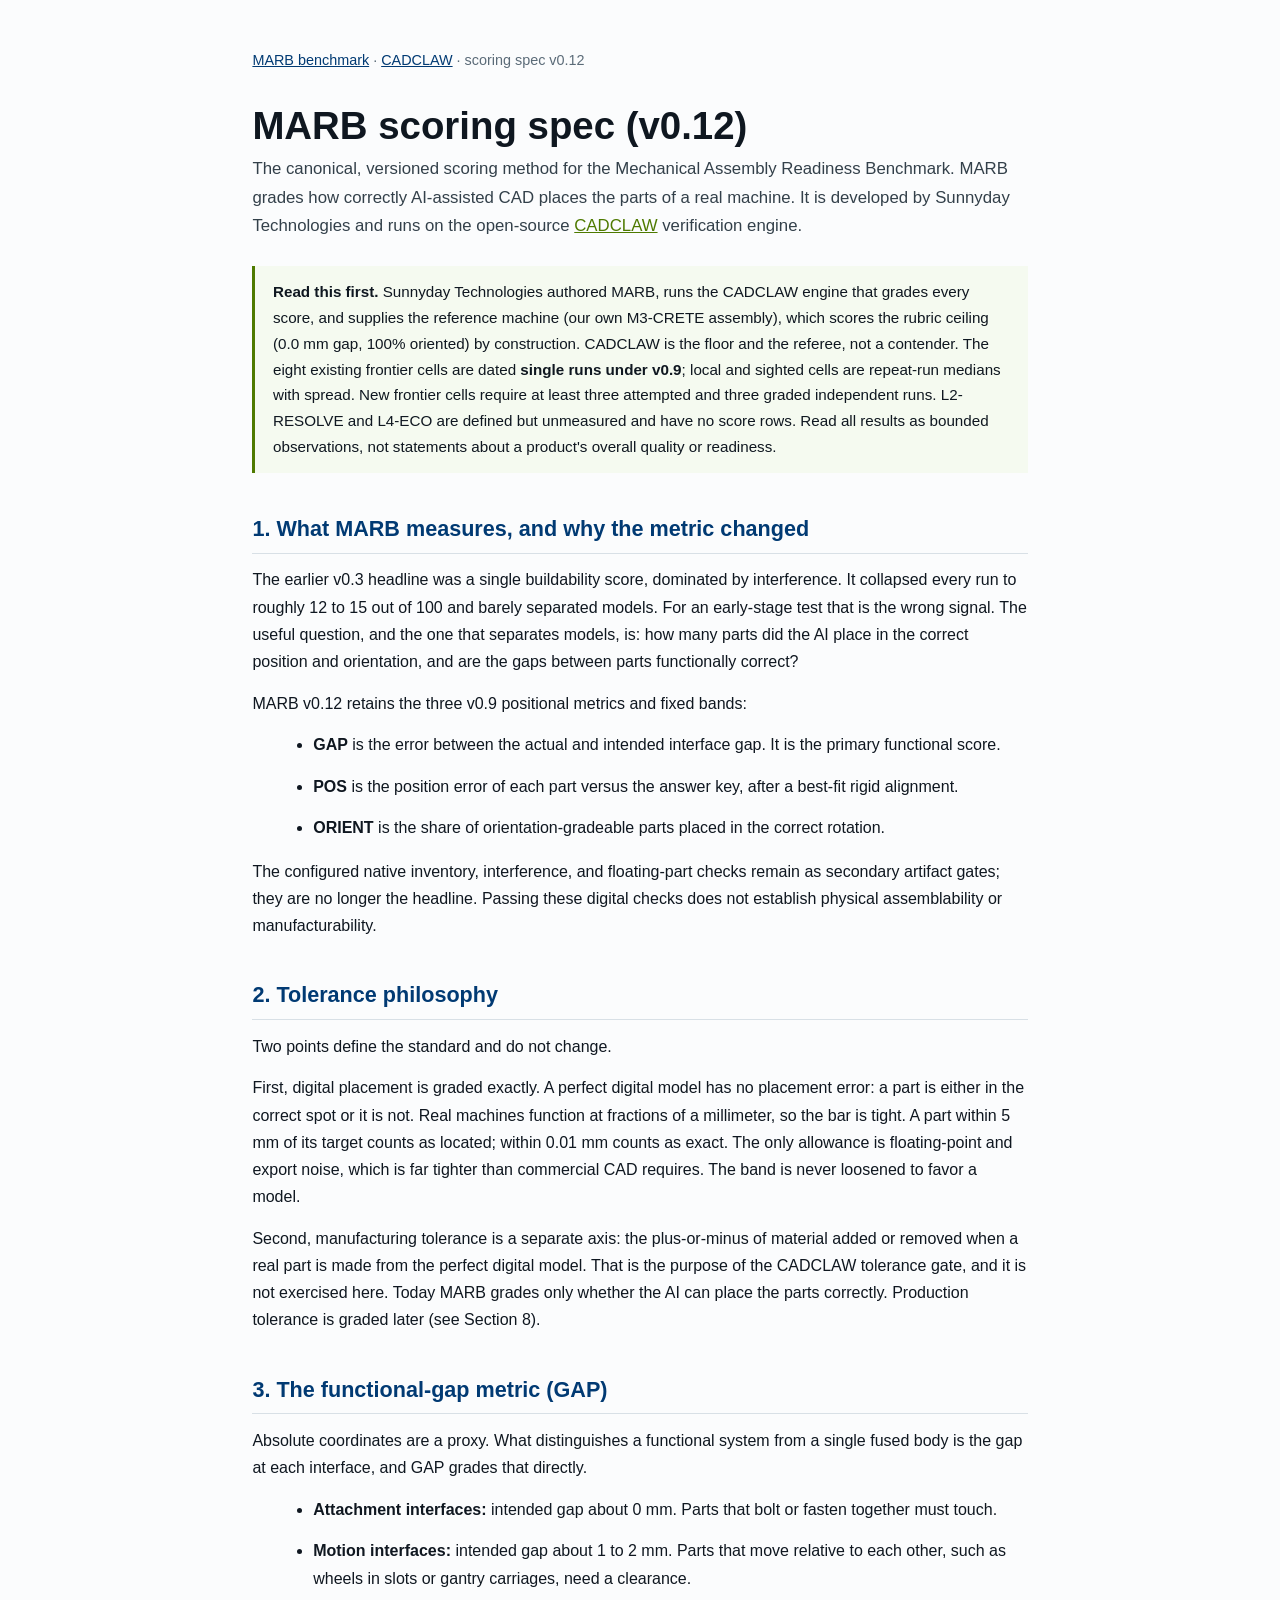
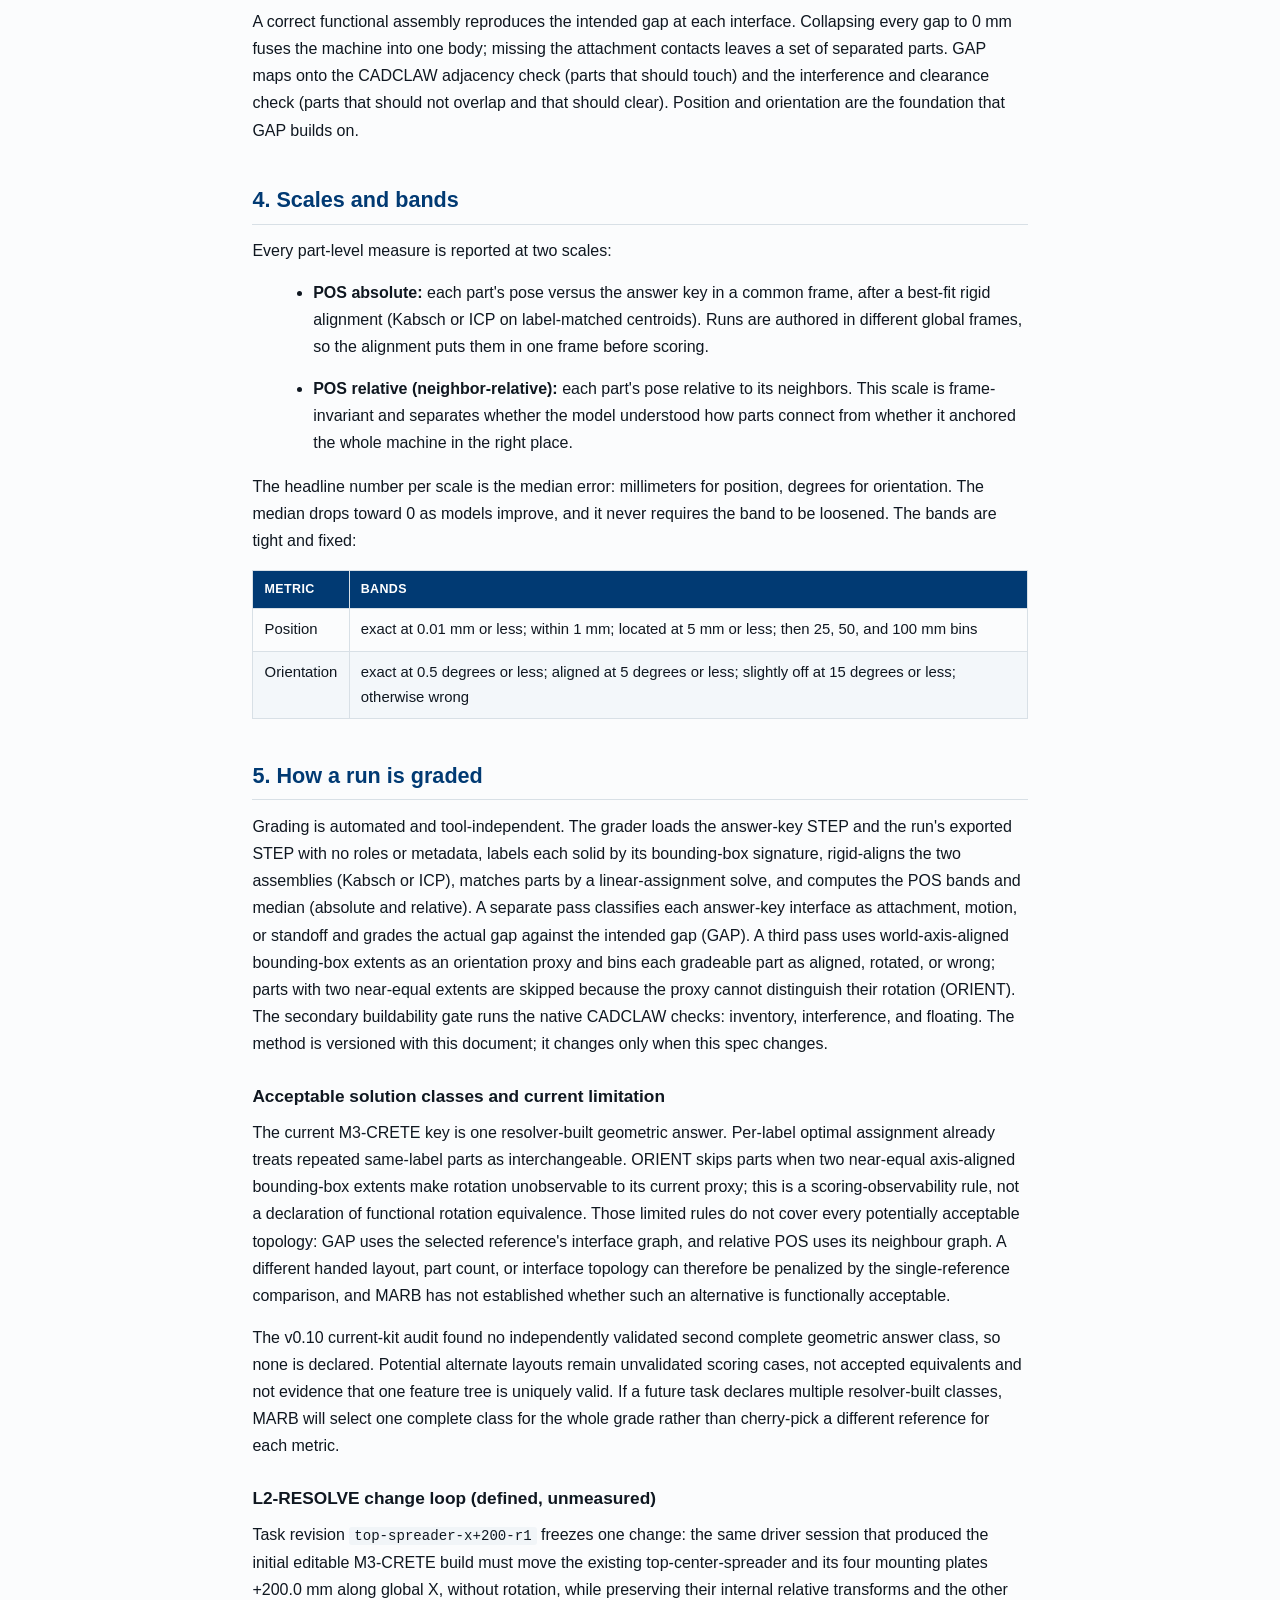
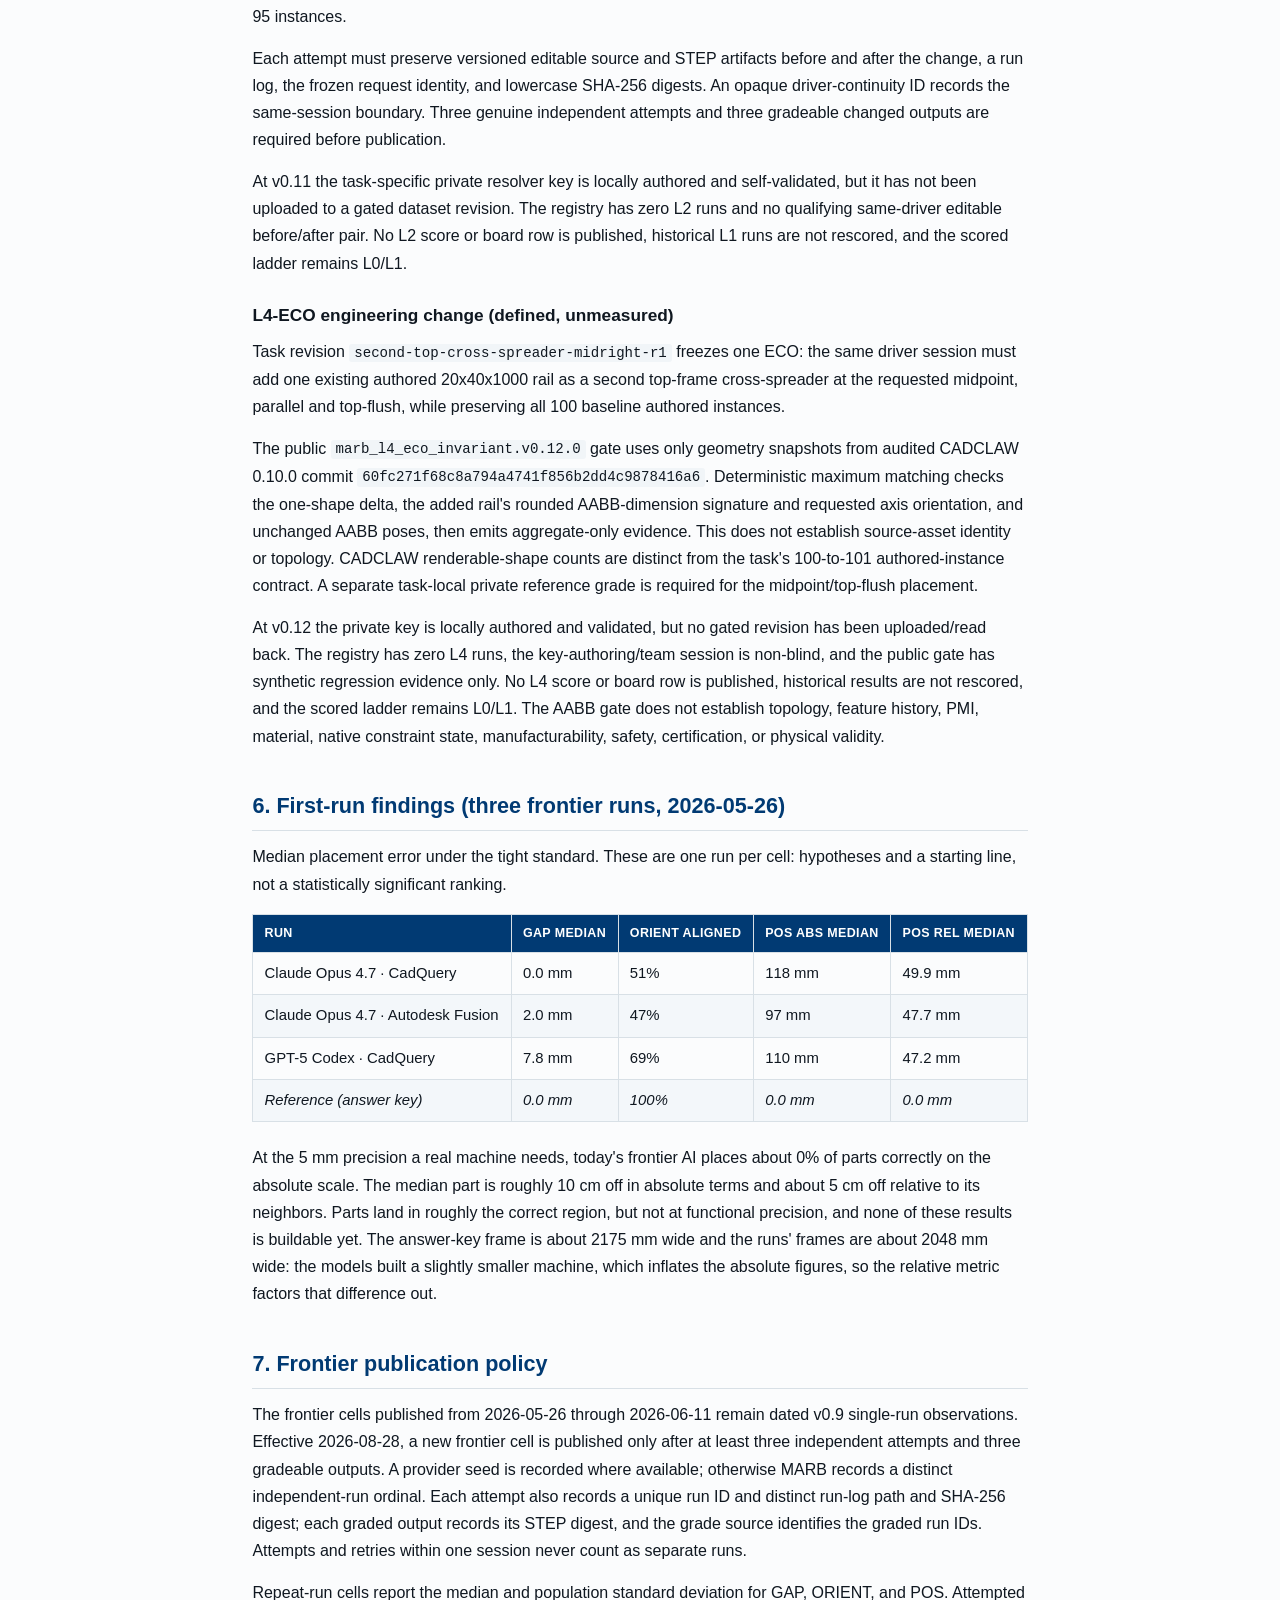
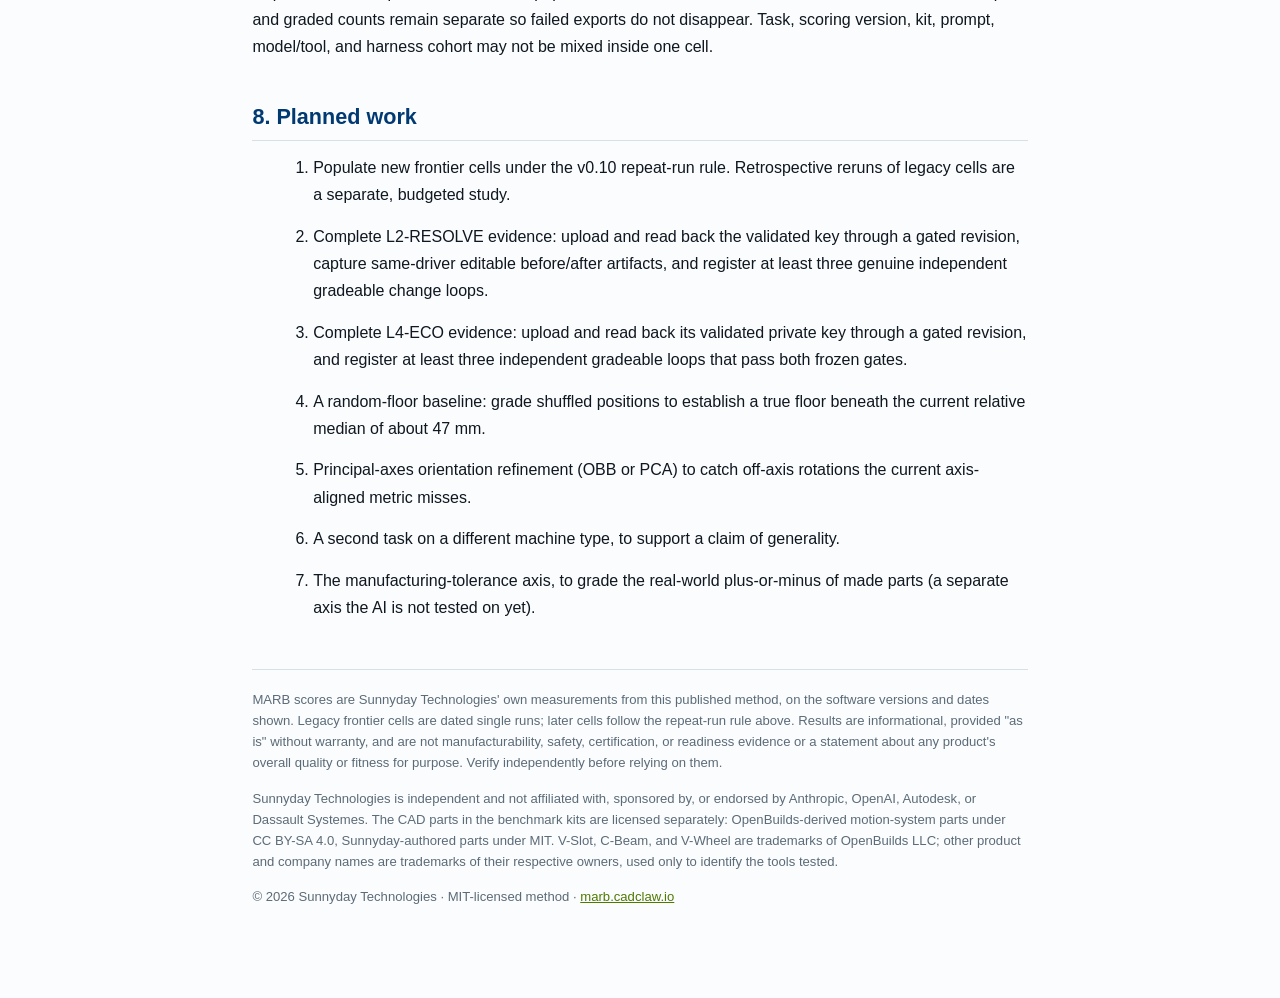
<file: docs/scoring/index.html>
<!doctype html>
<html lang="en">
<head>
  <meta charset="utf-8" />
  <meta name="viewport" content="width=device-width,initial-scale=1" />
  <title>MARB v0.12 scoring spec | Mechanical Assembly Readiness Benchmark</title>
  <meta name="description" content="The canonical, versioned scoring method for MARB: GAP, POS, ORIENT, repeat-run provenance, and defined-unmeasured L2-RESOLVE and L4-ECO tasks. Graded by the open-source CADCLAW engine." />
  <meta name="robots" content="index,follow" />
  <link rel="canonical" href="https://marb.cadclaw.io/scoring/" />
  <style>
    :root { --ink:#0f1720; --dim:#33404a; --faint:#5b6b78; --rule:#d8e0e6; --navy:#013a73; --green:#4e7a00; --bg:#fbfcfd; --code:#f1f5f8; }
    * { box-sizing:border-box; }
    body { margin:0; background:var(--bg); color:var(--ink); font:16px/1.7 -apple-system,Segoe UI,Roboto,Helvetica,Arial,sans-serif; }
    main { max-width:820px; margin:0 auto; padding:3rem 1.4rem 5rem; }
    h1 { font-size:clamp(1.7rem,3.4vw,2.4rem); line-height:1.15; margin:0 0 .4rem; }
    .sub { color:var(--dim); font-size:1.05rem; margin:0 0 1.6rem; }
    h2 { font-size:1.35rem; margin:2.4rem 0 .8rem; color:var(--navy); border-bottom:1px solid var(--rule); padding-bottom:.3rem; }
    h3 { font-size:1.08rem; margin:1.5rem 0 .5rem; }
    p, li { margin:0 0 .9rem; }
    ul, ol { margin:0 0 1rem 1.3rem; }
    code { background:var(--code); padding:.1em .35em; border-radius:3px; font-family:ui-monospace,SFMono-Regular,Consolas,monospace; font-size:.88em; }
    table { border-collapse:collapse; width:100%; margin:1rem 0 1.4rem; font-size:.93rem; }
    th, td { border:1px solid var(--rule); padding:.5rem .7rem; text-align:left; vertical-align:top; }
    thead th { background:var(--navy); color:#fff; font-size:.78rem; text-transform:uppercase; letter-spacing:.03em; }
    tbody tr:nth-child(even) { background:#f3f7fa; }
    .disclosure { border-left:3px solid var(--green); background:#f5faf0; padding:.8rem 1.1rem; margin:1.4rem 0; font-size:.95rem; }
    .nav { font-size:.9rem; color:var(--faint); margin-bottom:2rem; }
    .nav a { color:var(--navy); }
    footer { margin-top:3rem; padding-top:1.2rem; border-top:1px solid var(--rule); color:var(--faint); font-size:.82rem; line-height:1.6; }
    a { color:var(--green); }
  </style>
</head>
<body>
<main>
  <p class="nav"><a href="https://marb.cadclaw.io/">MARB benchmark</a> &middot; <a href="https://cadclaw.io/">CADCLAW</a> &middot; scoring spec v0.12</p>

  <h1>MARB scoring spec (v0.12)</h1>
  <p class="sub">The canonical, versioned scoring method for the Mechanical Assembly Readiness Benchmark. MARB grades how correctly AI-assisted CAD places the parts of a real machine. It is developed by Sunnyday Technologies and runs on the open-source <a href="https://github.com/sunnyday-technologies/CADCLAW">CADCLAW</a> verification engine.</p>

  <div class="disclosure">
    <strong>Read this first.</strong> Sunnyday Technologies authored MARB, runs the CADCLAW engine that grades every score, and supplies the reference machine (our own M3-CRETE assembly), which scores the rubric ceiling (0.0 mm gap, 100% oriented) by construction. CADCLAW is the floor and the referee, not a contender. The eight existing frontier cells are dated <strong>single runs under v0.9</strong>; local and sighted cells are repeat-run medians with spread. New frontier cells require at least three attempted and three graded independent runs. L2-RESOLVE and L4-ECO are defined but unmeasured and have no score rows. Read all results as bounded observations, not statements about a product's overall quality or readiness.
  </div>

  <h2>1. What MARB measures, and why the metric changed</h2>
  <p>The earlier v0.3 headline was a single buildability score, dominated by interference. It collapsed every run to roughly 12 to 15 out of 100 and barely separated models. For an early-stage test that is the wrong signal. The useful question, and the one that separates models, is: how many parts did the AI place in the correct position and orientation, and are the gaps between parts functionally correct?</p>
  <p>MARB v0.12 retains the three v0.9 positional metrics and fixed bands:</p>
  <ul>
    <li><strong>GAP</strong> is the error between the actual and intended interface gap. It is the primary functional score.</li>
    <li><strong>POS</strong> is the position error of each part versus the answer key, after a best-fit rigid alignment.</li>
    <li><strong>ORIENT</strong> is the share of orientation-gradeable parts placed in the correct rotation.</li>
  </ul>
  <p>The configured native inventory, interference, and floating-part checks remain as secondary artifact gates; they are no longer the headline. Passing these digital checks does not establish physical assemblability or manufacturability.</p>

  <h2>2. Tolerance philosophy</h2>
  <p>Two points define the standard and do not change.</p>
  <p>First, digital placement is graded exactly. A perfect digital model has no placement error: a part is either in the correct spot or it is not. Real machines function at fractions of a millimeter, so the bar is tight. A part within 5 mm of its target counts as located; within 0.01 mm counts as exact. The only allowance is floating-point and export noise, which is far tighter than commercial CAD requires. The band is never loosened to favor a model.</p>
  <p>Second, manufacturing tolerance is a separate axis: the plus-or-minus of material added or removed when a real part is made from the perfect digital model. That is the purpose of the CADCLAW tolerance gate, and it is not exercised here. Today MARB grades only whether the AI can place the parts correctly. Production tolerance is graded later (see Section 8).</p>

  <h2>3. The functional-gap metric (GAP)</h2>
  <p>Absolute coordinates are a proxy. What distinguishes a functional system from a single fused body is the gap at each interface, and GAP grades that directly.</p>
  <ul>
    <li><strong>Attachment interfaces:</strong> intended gap about 0 mm. Parts that bolt or fasten together must touch.</li>
    <li><strong>Motion interfaces:</strong> intended gap about 1 to 2 mm. Parts that move relative to each other, such as wheels in slots or gantry carriages, need a clearance.</li>
  </ul>
  <p>A correct functional assembly reproduces the intended gap at each interface. Collapsing every gap to 0 mm fuses the machine into one body; missing the attachment contacts leaves a set of separated parts. GAP maps onto the CADCLAW adjacency check (parts that should touch) and the interference and clearance check (parts that should not overlap and that should clear). Position and orientation are the foundation that GAP builds on.</p>

  <h2>4. Scales and bands</h2>
  <p>Every part-level measure is reported at two scales:</p>
  <ul>
    <li><strong>POS absolute:</strong> each part's pose versus the answer key in a common frame, after a best-fit rigid alignment (Kabsch or ICP on label-matched centroids). Runs are authored in different global frames, so the alignment puts them in one frame before scoring.</li>
    <li><strong>POS relative (neighbor-relative):</strong> each part's pose relative to its neighbors. This scale is frame-invariant and separates whether the model understood how parts connect from whether it anchored the whole machine in the right place.</li>
  </ul>
  <p>The headline number per scale is the median error: millimeters for position, degrees for orientation. The median drops toward 0 as models improve, and it never requires the band to be loosened. The bands are tight and fixed:</p>
  <table>
    <thead><tr><th>Metric</th><th>Bands</th></tr></thead>
    <tbody>
      <tr><td>Position</td><td>exact at 0.01 mm or less; within 1 mm; located at 5 mm or less; then 25, 50, and 100 mm bins</td></tr>
      <tr><td>Orientation</td><td>exact at 0.5 degrees or less; aligned at 5 degrees or less; slightly off at 15 degrees or less; otherwise wrong</td></tr>
    </tbody>
  </table>

  <h2>5. How a run is graded</h2>
  <p>Grading is automated and tool-independent. The grader loads the answer-key STEP and the run's exported STEP with no roles or metadata, labels each solid by its bounding-box signature, rigid-aligns the two assemblies (Kabsch or ICP), matches parts by a linear-assignment solve, and computes the POS bands and median (absolute and relative). A separate pass classifies each answer-key interface as attachment, motion, or standoff and grades the actual gap against the intended gap (GAP). A third pass uses world-axis-aligned bounding-box extents as an orientation proxy and bins each gradeable part as aligned, rotated, or wrong; parts with two near-equal extents are skipped because the proxy cannot distinguish their rotation (ORIENT). The secondary buildability gate runs the native CADCLAW checks: inventory, interference, and floating. The method is versioned with this document; it changes only when this spec changes.</p>

  <h3>Acceptable solution classes and current limitation</h3>
  <p>The current M3-CRETE key is one resolver-built geometric answer. Per-label optimal assignment already treats repeated same-label parts as interchangeable. ORIENT skips parts when two near-equal axis-aligned bounding-box extents make rotation unobservable to its current proxy; this is a scoring-observability rule, not a declaration of functional rotation equivalence. Those limited rules do not cover every potentially acceptable topology: GAP uses the selected reference's interface graph, and relative POS uses its neighbour graph. A different handed layout, part count, or interface topology can therefore be penalized by the single-reference comparison, and MARB has not established whether such an alternative is functionally acceptable.</p>
  <p>The v0.10 current-kit audit found no independently validated second complete geometric answer class, so none is declared. Potential alternate layouts remain unvalidated scoring cases, not accepted equivalents and not evidence that one feature tree is uniquely valid. If a future task declares multiple resolver-built classes, MARB will select one complete class for the whole grade rather than cherry-pick a different reference for each metric.</p>

  <h3>L2-RESOLVE change loop (defined, unmeasured)</h3>
  <p>Task revision <code>top-spreader-x+200-r1</code> freezes one change: the same driver session that produced the initial editable M3-CRETE build must move the existing top-center-spreader and its four mounting plates +200.0 mm along global X, without rotation, while preserving their internal relative transforms and the other 95 instances.</p>
  <p>Each attempt must preserve versioned editable source and STEP artifacts before and after the change, a run log, the frozen request identity, and lowercase SHA-256 digests. An opaque driver-continuity ID records the same-session boundary. Three genuine independent attempts and three gradeable changed outputs are required before publication.</p>
  <p>At v0.11 the task-specific private resolver key is locally authored and self-validated, but it has not been uploaded to a gated dataset revision. The registry has zero L2 runs and no qualifying same-driver editable before/after pair. No L2 score or board row is published, historical L1 runs are not rescored, and the scored ladder remains L0/L1.</p>

  <h3>L4-ECO engineering change (defined, unmeasured)</h3>
  <p>Task revision <code>second-top-cross-spreader-midright-r1</code> freezes one ECO: the same driver session must add one existing authored 20x40x1000 rail as a second top-frame cross-spreader at the requested midpoint, parallel and top-flush, while preserving all 100 baseline authored instances.</p>
  <p>The public <code>marb_l4_eco_invariant.v0.12.0</code> gate uses only geometry snapshots from audited CADCLAW 0.10.0 commit <code>60fc271f68c8a794a4741f856b2dd4c9878416a6</code>. Deterministic maximum matching checks the one-shape delta, the added rail's rounded AABB-dimension signature and requested axis orientation, and unchanged AABB poses, then emits aggregate-only evidence. This does not establish source-asset identity or topology. CADCLAW renderable-shape counts are distinct from the task's 100-to-101 authored-instance contract. A separate task-local private reference grade is required for the midpoint/top-flush placement.</p>
  <p>At v0.12 the private key is locally authored and validated, but no gated revision has been uploaded/read back. The registry has zero L4 runs, the key-authoring/team session is non-blind, and the public gate has synthetic regression evidence only. No L4 score or board row is published, historical results are not rescored, and the scored ladder remains L0/L1. The AABB gate does not establish topology, feature history, PMI, material, native constraint state, manufacturability, safety, certification, or physical validity.</p>

  <h2>6. First-run findings (three frontier runs, 2026-05-26)</h2>
  <p>Median placement error under the tight standard. These are one run per cell: hypotheses and a starting line, not a statistically significant ranking.</p>
  <table>
    <thead><tr><th>Run</th><th>GAP median</th><th>ORIENT aligned</th><th>POS abs median</th><th>POS rel median</th></tr></thead>
    <tbody>
      <tr><td>Claude Opus 4.7 &middot; CadQuery</td><td>0.0 mm</td><td>51%</td><td>118 mm</td><td>49.9 mm</td></tr>
      <tr><td>Claude Opus 4.7 &middot; Autodesk Fusion</td><td>2.0 mm</td><td>47%</td><td>97 mm</td><td>47.7 mm</td></tr>
      <tr><td>GPT-5 Codex &middot; CadQuery</td><td>7.8 mm</td><td>69%</td><td>110 mm</td><td>47.2 mm</td></tr>
      <tr><td><em>Reference (answer key)</em></td><td><em>0.0 mm</em></td><td><em>100%</em></td><td><em>0.0 mm</em></td><td><em>0.0 mm</em></td></tr>
    </tbody>
  </table>
  <p>At the 5 mm precision a real machine needs, today's frontier AI places about 0% of parts correctly on the absolute scale. The median part is roughly 10 cm off in absolute terms and about 5 cm off relative to its neighbors. Parts land in roughly the correct region, but not at functional precision, and none of these results is buildable yet. The answer-key frame is about 2175 mm wide and the runs' frames are about 2048 mm wide: the models built a slightly smaller machine, which inflates the absolute figures, so the relative metric factors that difference out.</p>

  <h2>7. Frontier publication policy</h2>
  <p>The frontier cells published from 2026-05-26 through 2026-06-11 remain dated v0.9 single-run observations. Effective 2026-08-28, a new frontier cell is published only after at least three independent attempts and three gradeable outputs. A provider seed is recorded where available; otherwise MARB records a distinct independent-run ordinal. Each attempt also records a unique run ID and distinct run-log path and SHA-256 digest; each graded output records its STEP digest, and the grade source identifies the graded run IDs. Attempts and retries within one session never count as separate runs.</p>
  <p>Repeat-run cells report the median and population standard deviation for GAP, ORIENT, and POS. Attempted and graded counts remain separate so failed exports do not disappear. Task, scoring version, kit, prompt, model/tool, and harness cohort may not be mixed inside one cell.</p>

  <h2>8. Planned work</h2>
  <ol>
    <li>Populate new frontier cells under the v0.10 repeat-run rule. Retrospective reruns of legacy cells are a separate, budgeted study.</li>
    <li>Complete L2-RESOLVE evidence: upload and read back the validated key through a gated revision, capture same-driver editable before/after artifacts, and register at least three genuine independent gradeable change loops.</li>
    <li>Complete L4-ECO evidence: upload and read back its validated private key through a gated revision, and register at least three independent gradeable loops that pass both frozen gates.</li>
    <li>A random-floor baseline: grade shuffled positions to establish a true floor beneath the current relative median of about 47 mm.</li>
    <li>Principal-axes orientation refinement (OBB or PCA) to catch off-axis rotations the current axis-aligned metric misses.</li>
    <li>A second task on a different machine type, to support a claim of generality.</li>
    <li>The manufacturing-tolerance axis, to grade the real-world plus-or-minus of made parts (a separate axis the AI is not tested on yet).</li>
  </ol>

  <footer>
    <p>MARB scores are Sunnyday Technologies' own measurements from this published method, on the software versions and dates shown. Legacy frontier cells are dated single runs; later cells follow the repeat-run rule above. Results are informational, provided "as is" without warranty, and are not manufacturability, safety, certification, or readiness evidence or a statement about any product's overall quality or fitness for purpose. Verify independently before relying on them.</p>
    <p>Sunnyday Technologies is independent and not affiliated with, sponsored by, or endorsed by Anthropic, OpenAI, Autodesk, or Dassault Systemes. The CAD parts in the benchmark kits are licensed separately: OpenBuilds-derived motion-system parts under CC BY-SA 4.0, Sunnyday-authored parts under MIT. V-Slot, C-Beam, and V-Wheel are trademarks of OpenBuilds LLC; other product and company names are trademarks of their respective owners, used only to identify the tools tested.</p>
    <p>&copy; 2026 Sunnyday Technologies &middot; MIT-licensed method &middot; <a href="https://marb.cadclaw.io/">marb.cadclaw.io</a></p>
  </footer>
</main>
</body>
</html>
</file>
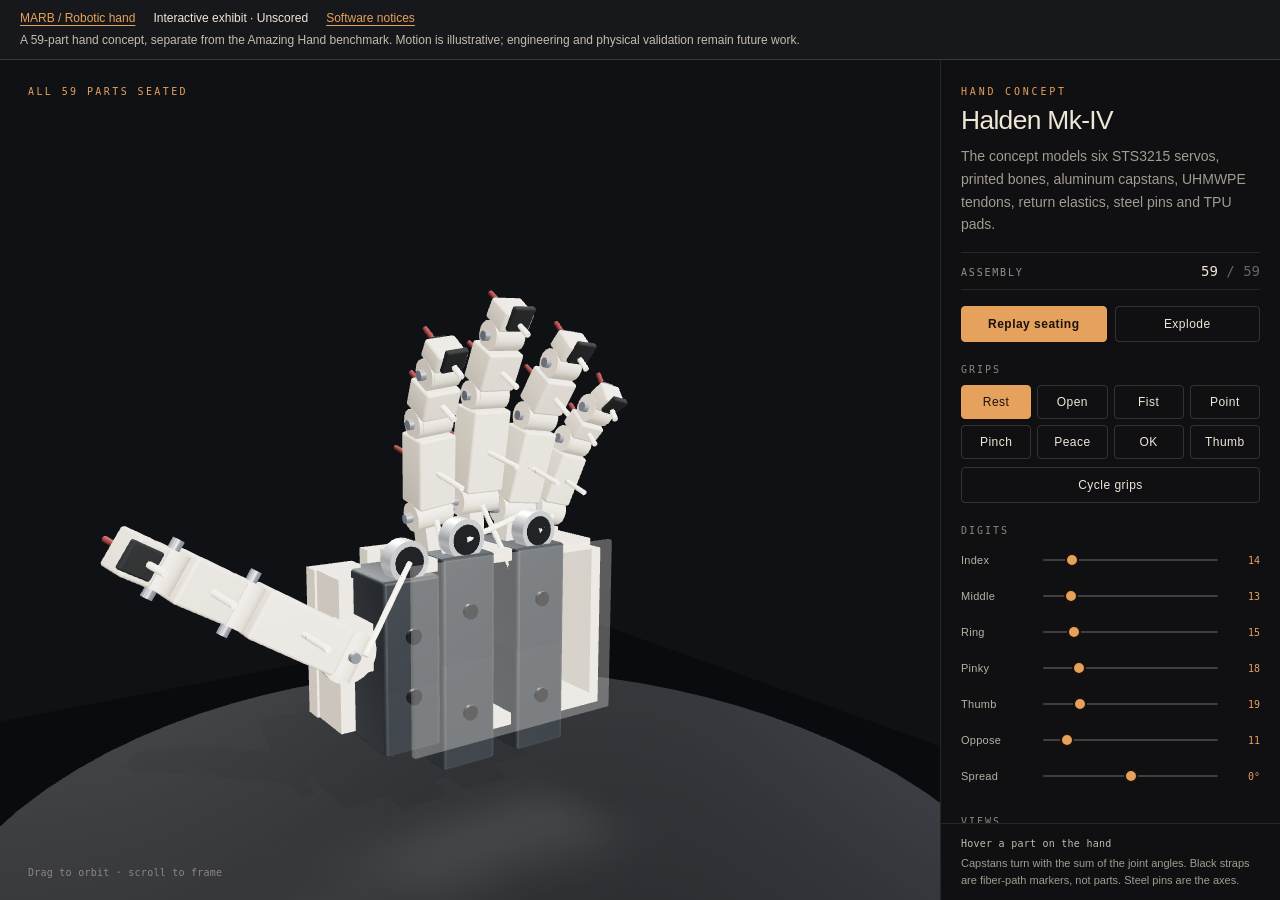
<file: publishing/robotic-hand/halden-mkiii/index.html>
<!doctype html>
<html lang="en">
<head>
  <meta charset="utf-8">
  <meta name="viewport" content="width=device-width,initial-scale=1">
  <title>Halden Mk-IV | MARB interactive hand demo</title>
  <meta name="description" content="Explore a 59-part hand concept with modeled servos and tendons, assembly animation and eight grip poses. An unscored visualization on MARB.">
  <link rel="canonical" href="https://marb.cadclaw.io/robotic-hand/halden-mkiii/">
  <meta property="og:title" content="Halden Mk-IV | MARB interactive hand demo">
  <meta property="og:description" content="A 59-part hand concept with modeled servos and tendons. Explore assembly and grip poses; this exhibit is unscored.">
  <meta property="og:type" content="website">
  <meta property="og:url" content="https://marb.cadclaw.io/robotic-hand/halden-mkiii/">
  <meta name="twitter:card" content="summary">
  <link rel="icon" href="/CADCLAW_logo.jpg" type="image/jpeg">
  <link rel="stylesheet" href="./assets/halden-mkiv-0fb0094ec732.css">
  <link rel="stylesheet" href="./marb-frame.css">
  <script type="module" src="./assets/halden-mkiv-bcc0fe68823a.js" integrity="sha256-vMD+aII6OBGjlHxVwEHBOL9BwtU4bjNwL380VZt7HJ4=" crossorigin="anonymous"></script>
</head>
<body>
  <header class="marb-context">
    <nav aria-label="MARB navigation"><a href="/robotic-hand/">MARB / Robotic hand</a><span>Interactive exhibit · Unscored</span><a href="./third-party-notices.txt">Software notices</a></nav>
    <p>A 59-part hand concept, separate from the Amazing Hand benchmark. Motion is illustrative; engineering and physical validation remain future work.</p>
  </header>
  <main id="root" aria-label="Interactive Halden hand"></main>
  <noscript>This interactive exhibit requires JavaScript and WebGL. <a href="/robotic-hand/handbench-technical-report/">Read the HandBench technical report</a>.</noscript>
</body>
</html>
</file>
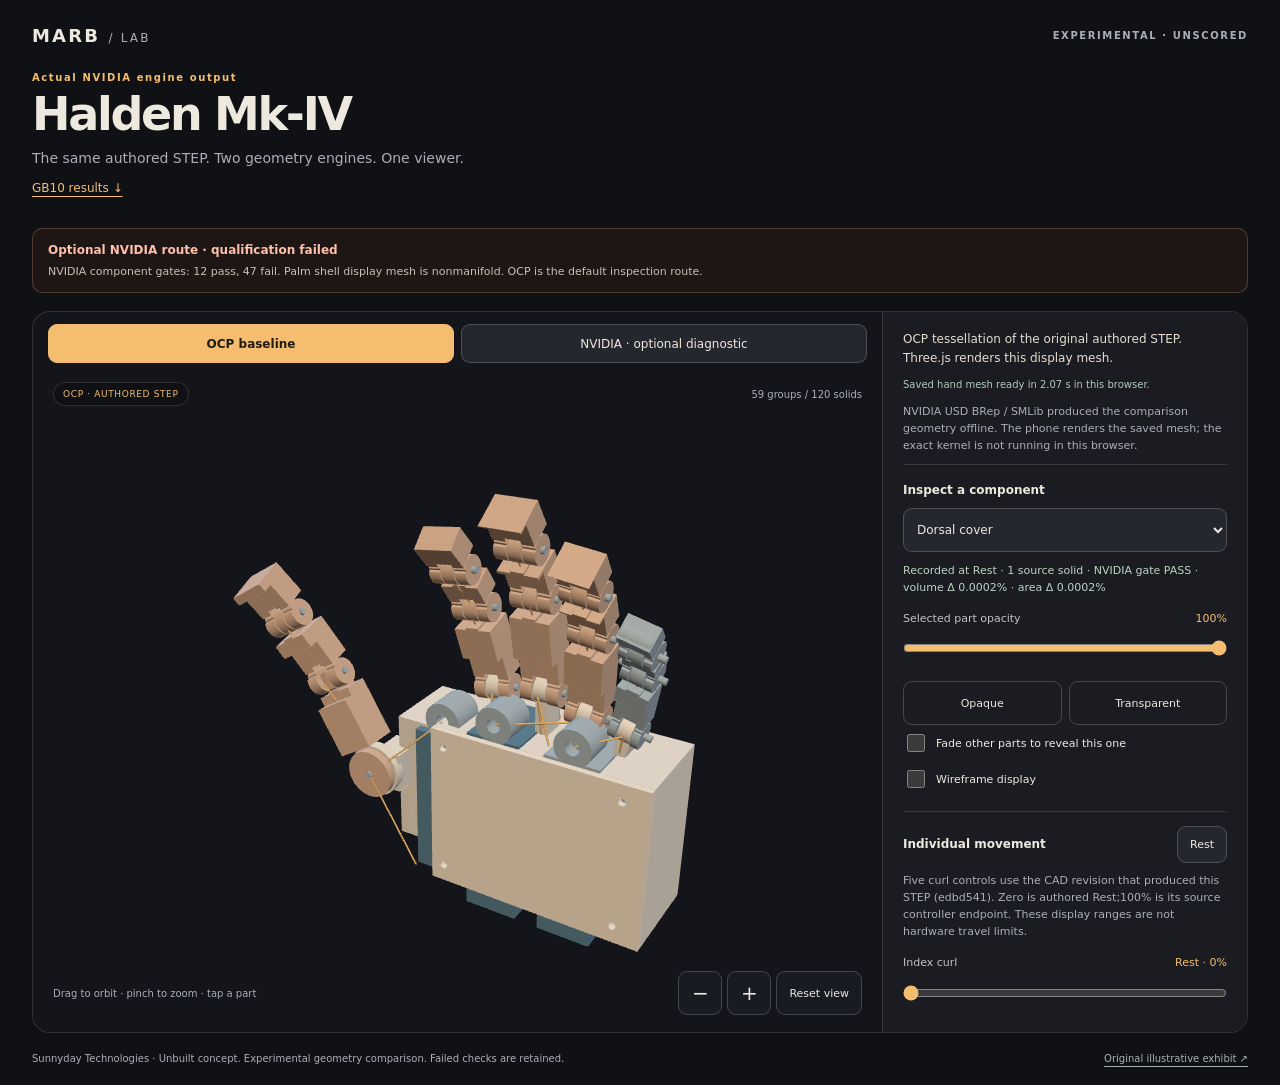
<file: publishing/robotic-hand/usd-brep-comparison/index.html>
<!doctype html>
<html lang="en">
<head>
  <meta charset="utf-8"><meta name="viewport" content="width=device-width,initial-scale=1,viewport-fit=cover">
  <meta name="color-scheme" content="dark"><meta name="robots" content="index,follow">
  <title>NVIDIA USD BRep vs Open CASCADE: Halden hand comparison | MARB</title>
  <meta name="description" content="Compare the authored Halden hand using NVIDIA USD BRep/SMLib and Open CASCADE/OCP. Experimental results, retained failures and downloadable measurements.">
  <link rel="canonical" href="https://marb.cadclaw.io/robotic-hand/usd-brep-comparison/">
  <meta property="og:title" content="NVIDIA USD BRep vs Open CASCADE: Halden hand comparison | MARB">
  <meta property="og:description" content="Compare the same authored hand through two geometry engines, with qualification failures and measurement receipts retained. Experimental and unscored.">
  <meta property="og:type" content="website">
  <meta property="og:url" content="https://marb.cadclaw.io/robotic-hand/usd-brep-comparison/">
  <meta property="og:site_name" content="MARB | Sunnyday Technologies">
  <meta name="twitter:card" content="summary">
  <meta name="twitter:title" content="NVIDIA USD BRep vs Open CASCADE: Halden hand comparison | MARB">
  <meta name="twitter:description" content="An experimental comparison of the authored Halden hand, with geometry checks, retained failures and downloadable measurements.">
  <link rel="alternate" type="text/plain" href="/llms.txt" title="MARB agent-readable summary">
  <link rel="icon" href="data:,"><link rel="stylesheet" href="./viewer.css?v=4ca35491d075d019"><script type="module" src="./viewer.js?v=076dffe901f51bf1" integrity="sha256-B23/6QH1G/FSzZVrk2mNfnP7M6WE/P53nHeL7XcGOWo=" crossorigin="anonymous"></script>
</head>
<body>
<header><a class="brand" href="https://marb.cadclaw.io/robotic-hand/">MARB <span>/ LAB</span></a><span class="eyebrow">EXPERIMENTAL &#183; UNSCORED</span></header>
<main>
  <section class="intro"><p class="eyebrow accent">Actual NVIDIA engine output</p><h1>Halden Mk-IV</h1><p>The same authored STEP. Two geometry engines. One viewer.</p><a class="results-jump" href="#gx10-metrics">GB10 results &#8595;</a></section>
  <p class="qualification-banner"><strong>Optional NVIDIA route &#183; qualification failed</strong><span>NVIDIA component gates: 12 pass, 47 fail. Palm shell display mesh is nonmanifold. OCP is the default inspection route.</span></p>
  <div class="workspace">
    <section class="stage" aria-label="Interactive geometry comparison">
      <div class="route-tabs" role="group" aria-label="Geometry engine"><button id="route-ocp" class="active" aria-pressed="true" disabled>OCP baseline</button><button id="route-nvidia" aria-pressed="false" disabled>NVIDIA &#183; optional diagnostic</button></div>
      <div id="canvas-root"></div><div id="loading" role="status"><span id="load-message">Opening the authored hand&#8230;</span></div>
      <div class="stage-top"><span id="mode-badge">OCP &#183; AUTHORED STEP</span><span>59 groups / 120 solids</span></div>
      <div class="stage-bottom"><span>Drag to orbit &#183; pinch to zoom &#183; tap a part</span><div><button id="zoom-out" aria-label="Zoom out">&#8722;</button><button id="zoom-in" aria-label="Zoom in">+</button><button id="reset-view">Reset view</button></div></div>
    </section>
    <aside class="controls">
      <p id="route-note" aria-live="polite">OCP tessellation of the original authored STEP. Three.js renders this display mesh.</p>
      <p id="browser-ready" class="browser-ready" aria-live="polite">Verifying saved display assets&#8230;</p>
      <p class="engine-note">NVIDIA USD BRep / SMLib produced the comparison geometry offline. The phone renders the saved mesh; the exact kernel is not running in this browser.</p>
      <section class="control-section"><label for="part">Inspect a component</label><select id="part" disabled><option>Loading components&#8230;</option></select><p id="part-status" class="part-status" aria-live="polite"></p>
        <div class="slider-label"><label for="opacity">Selected part opacity</label><output id="opacity-value">100%</output></div><input id="opacity" type="range" min="5" max="100" value="100" disabled>
        <div class="actions"><button id="opaque" disabled>Opaque</button><button id="transparent" disabled>Transparent</button></div>
        <label class="check"><input id="reveal" type="checkbox" disabled>Fade other parts to reveal this one</label><label class="check"><input id="wireframe" type="checkbox" disabled>Wireframe display</label>
      </section>
      <section class="control-section" id="motion-section"><div class="section-title"><h2>Individual movement</h2><button id="rest-pose" disabled>Rest</button></div><p id="motion-status" class="muted">Loading motion from the matching CAD source revision.</p><div id="motion-controls"></div><p class="muted engineering-boundary">Recorded engineering checks apply to the frozen Rest source. Sliders change the browser display and never rerun CADCLAW collision checks. No physics or tendon drive is simulated.</p></section>
      <section id="gx10-metrics" class="control-section" hidden><p class="eyebrow accent">GB10 / ARM64 &#183; NATIVE ARM &#183; THREE REPEATS</p><h2>What changed on GB10?</h2><p class="muted">Directional observations on one host, with OS caches uncontrolled. This is not a formally isolated performance benchmark.</p><h3>CADCLAW caching</h3><p class="muted">Both columns use OCP. This measures CADCLAW source and scene reuse.</p><div id="gx10-cache"></div><p class="muted">Index and plate include build, export and checks. Render times cover three opaque 640 &#215; 480 views and exclude full-hand assembly setup.</p><p id="gx10-image-gate" class="metric-warning"></p><div id="gx10-cache-samples"></div><h3>OCP STEP and NVIDIA saved USD</h3><p class="muted">Saved USD reads exclude prior conversion. The tested work and geometry gates differ between columns.</p><div id="gx10-backend-status"></div><p class="muted">OCP basic passes cover counts, reference measures, solid validity and mesh buffers. Mesh manifold status and fidelity were not checked. These are not the NVIDIA gates. The listed counts repeat in all three runs.</p><p id="gx10-palm" class="metric-warning"></p><div id="gx10-backend-stages"></div><details><summary>Runtime, costs and check scope</summary><p id="gx10-runtime"></p><p id="gx10-accounting"></p><div id="gx10-limits"></div></details><a id="gx10-metrics-receipt" class="small-link" download>GB10 observations and all samples</a></section>
      <details id="core-metrics" class="control-section" hidden><summary>Earlier Windows core profile</summary><p class="eyebrow accent">HISTORICAL &#183; CONTENTION AFFECTED</p><h2>Earlier OCP observations</h2><p id="core-metrics-scope" class="muted"></p><div class="metric-table"><table><thead><tr><th>Operation</th><th>Before</th><th>After</th></tr></thead><tbody id="core-metrics-rows"></tbody></table></div><p id="core-metrics-parity" class="muted"></p><p class="muted">These older Windows counters recorded attempts only. The later GX10 checks use corrected completion accounting. No cross-machine speed ratio is implied.</p><a id="core-metrics-receipt" class="small-link" download>Historical core receipt</a></details>
      <details open><summary>What is qualified?</summary><p>The original STEP source was bound to the retained hand geometry. Both routes use all 59 source groups and 120 solids. This unscored exhibit includes the verified 49 rigid benchmark groups plus 10 flexible groups.</p><p>Exact NVIDIA BRep retained the solid counts and closely matched bounds. Finite surface samples agree closely in both directions. Mass parity failed for 47 groups, and the palm shell tessellation is nonmanifold. Passing a schema check does not resolve these failures.</p><p>No mechanical or physical validation and no MARB score is produced here.</p></details>
      <details><summary>Earlier Windows engine observation</summary><p>One Windows CPU observation. NVIDIA did not demonstrate a speed win on this hand. Both use nominal 0.1 mm / 15&#176; tessellation settings; these do not establish equivalent mesh error guarantees. The viewer retains this run's meshes; the GX10 panel reports separate ARM processing.</p><table><thead><tr><th>Operation</th><th>OCP</th><th>NVIDIA route</th></tr></thead><tbody><tr><td>Cached native geometry import</td><td>0.237 s</td><td>0.250 s</td></tr><tr><td>Tessellation kernel</td><td>2.580 s</td><td>20.410 s</td></tr><tr><td>Display triangles</td><td>82,646</td><td>29,196 after Earcut</td></tr></tbody></table><p>Original STEP / XCAF import: 3.151 s. Additional native BRep &#8594; NVIDIA exact USD conversion: 8.421 s across 59 converter processes. Cached OCP reads of 59 separate group files: 0.413 s. Conversion, setup and validation costs are separate from cached reads.</p><p>No GPU speedup, model-token saving or controlled statistical benchmark is established.</p></details>
      <details><summary>What controls each feature?</summary><table><thead><tr><th>Feature</th><th>Owner</th></tr></thead><tbody><tr><td>Shape, solids, Rest placement</td><td>Authored STEP and its matching CAD source revision</td></tr><tr><td>Baseline mesh</td><td>OpenCascade / OCP</td></tr><tr><td>Exact BRep USD representation and comparison mesh</td><td>NVIDIA OCCT bridge and SMLib, offline</td></tr><tr><td>59 named occurrences, units and metadata</td><td>CADCLAW research adapter using OpenUSD scene metadata</td></tr><tr><td>Orbit, zoom, lighting, rasterization</td><td>Three.js / OrbitControls</td></tr><tr><td>Selection, palette, opacity, reveal, wireframe</td><td>This JavaScript viewer</td></tr><tr><td>Illustrative motion</td><td>JavaScript rigid transforms from matched CAD axes and source controller deltas</td></tr><tr><td>Assembly, interference and engineering checks</td><td>CADCLAW / OCP offline checks at frozen Rest; moving sliders does not run them</td></tr><tr><td>Benchmark scoring</td><td>MARB evaluator; not running here</td></tr></tbody></table><p>Neither USD nor a viewer control automatically creates joints, actuator limits, material density or robot dynamics. Display colors are an inspection palette, not source CAD material specifications.</p></details>
      <details><summary>Files and provenance</summary><p>Source STEP SHA-256</p><code class="hash">356ed1fd967696bd9bf9393260950db2556649fd867ea5f52cf81e381721e64d</code><p id="asset-status">Display assets are verified on load.</p><p>Exact USD contains 59 named BrepArray prims, millimeter units and Z-up. This file is exact representation evidence, not engineering approval.</p><p><a href="./THIRD_PARTY_NOTICES.txt">Rights and third-party notices</a></p><div class="downloads"><a href="./assets/comparison-receipt.json" download>Comparison receipt</a><a href="./assets/halden-exact.usda" download>Native exact USD</a></div><p><a href="./assets/vendor/THREE-LICENSE.txt">Three.js MIT license</a> &#183; <a href="https://github.com/NVIDIA-Omniverse/usd-brep/tree/v1.0.0">NVIDIA USD BRep 1.0.0</a> &#183; <a href="https://github.com/NVIDIA-Omniverse/usd-brep/blob/v1.0.0/KNOWN_ISSUES.md">Known issues</a></p></details>
    </aside>
  </div>
  <footer><p>Sunnyday Technologies &#183; Unbuilt concept. Experimental geometry comparison. Failed checks are retained.</p><a href="https://hand.marb.cadclaw.io/">Original illustrative exhibit &#8599;</a></footer>
</main><noscript><p>Enable JavaScript and WebGL to inspect the comparison. The <a href="./assets/comparison-receipt.json">measurement receipt</a> is available without JavaScript.</p></noscript>
</body></html>
</file>
<file: publishing/robotic-hand/halden-mkiii/marb-frame.css>
/* MARB context without changing the supplied hand geometry or controls. */
body { height: 100dvh; display: flex; flex-direction: column; }
.marb-context { flex: 0 0 auto; padding: 10px 20px; border-bottom: 1px solid #efe7d626; background: #17181b; font-size: 12px; line-height: 1.4; }
.marb-context nav { display: flex; align-items: center; flex-wrap: wrap; column-gap: 18px; row-gap: 3px; }
.marb-context a { color: #e6a15c; text-decoration: underline; text-underline-offset: 3px; }
.marb-context p { margin: 5px 0 0; color: #c4bdae; }
.marb-context span { color: #efe7d6; }
#root { flex: 1 1 auto; height: auto; min-height: 0; }
#root > .h-dvh { height: 100%; }
noscript { padding: 20px; }
@media (max-width: 767px) { .marb-context { padding: 8px 14px; font-size: 11px; } }
</file>
<file: publishing/robotic-hand/usd-brep-comparison/viewer.css>
:root{font-family:ui-sans-serif,system-ui,-apple-system,BlinkMacSystemFont,"Segoe UI",sans-serif;color:#eee9df;background:#101114;font-synthesis:none;--muted:#aaaeb7;--line:#ffffff20;--amber:#f4bd70;--red:#ffc0ac}*{box-sizing:border-box}body{margin:0}a{color:inherit;text-underline-offset:4px}button,select,input{font:inherit}button,select{background:#25272e;color:inherit;border:1px solid #ffffff30;border-radius:9px;min-height:44px}button{padding:9px 12px;cursor:pointer;touch-action:manipulation}button:disabled{opacity:.4;cursor:not-allowed}button:hover:not(:disabled){border-color:var(--amber)}button.active{background:var(--amber);border-color:var(--amber);color:#201b14;font-weight:650}button:focus-visible,select:focus-visible,input:focus-visible,a:focus-visible,summary:focus-visible{outline:2px solid var(--amber);outline-offset:3px}header,main{max-width:1440px;margin:auto}header{padding:25px 32px 0;display:flex;justify-content:space-between;align-items:center;gap:15px}.brand{text-decoration:none;font-weight:800;letter-spacing:.12em;font-size:18px}.brand span{font-size:12px;color:var(--muted);font-weight:450}.eyebrow{font-size:10px;letter-spacing:.16em;color:var(--muted);font-weight:650}.accent{color:var(--amber)}main{padding:26px 32px 18px}.intro{margin-bottom:18px}.intro p{margin:0 0 6px}h1{font-size:clamp(32px,4vw,46px);letter-spacing:-.05em;line-height:1.1;font-weight:550;margin:0}h1+p{font-size:14px;color:var(--muted);margin:10px 0 0!important}.qualification-banner{display:flex;flex-direction:column;gap:5px;background:#9a4b2818;border:1px solid #db977348;border-radius:10px;color:var(--red);font-size:12px;line-height:1.5;padding:12px 15px;margin:0 0 18px}.qualification-banner strong{font-weight:650}.qualification-banner span{color:#ccbdb5;font-size:11px}.workspace{display:grid;grid-template-columns:minmax(0,1fr) 365px;border:1px solid var(--line);border-radius:18px;background:#13151a;overflow:hidden}.stage{position:relative;height:min(760px,80vh);min-height:560px;overflow:hidden}#canvas-root{position:absolute;inset:55px 0 0}canvas{display:block;touch-action:none;outline:0}.route-tabs{display:flex;gap:7px;position:absolute;top:12px;left:15px;right:15px;z-index:2}.route-tabs button{flex:1;font-size:12px;min-height:39px;padding:8px}.stage-top,.stage-bottom{position:absolute;left:20px;right:20px;display:flex;justify-content:space-between;gap:8px;pointer-events:none}.stage-top{top:70px;align-items:center;color:var(--muted);font-size:10px}#mode-badge{color:var(--amber);background:#101114c9;border:1px solid var(--line);border-radius:20px;padding:6px 9px;font-size:9px;letter-spacing:.07em}.stage-bottom{bottom:17px;align-items:center}.stage-bottom>span{font-size:10px;color:var(--muted);max-width:215px}.stage-bottom>div{display:flex;gap:5px;pointer-events:auto}.stage-bottom button{min-width:44px;font-size:20px;background:#1b1d25e8}.stage-bottom #reset-view{font-size:11px}#loading{position:absolute;inset:58px 0 0;background:#12141ae8;display:grid;place-items:center;padding:35px;text-align:center;font-size:13px;color:var(--amber);z-index:3;pointer-events:none}#loading[hidden]{display:none}.controls{padding:18px 20px;background:#1a1c22;border-left:1px solid var(--line);max-height:min(760px,80vh);overflow:auto;scrollbar-width:thin;font-size:12px;line-height:1.55}.controls>p{margin:0 0 10px}#route-note{color:#e7ddd0}.engine-note{font-size:11px;color:var(--muted);padding-bottom:10px;border-bottom:1px solid var(--line)}.control-section{padding-top:14px;margin-top:14px;border-top:1px solid var(--line)}.controls .control-section:first-of-type{border-top:0;padding-top:2px}label,h2{font-size:12px;font-weight:650}select{width:100%;margin-top:8px;padding:9px;font-size:12px}.part-status{font-size:11px;color:var(--red);line-height:1.55;margin:10px 0}.part-status.pass{color:#bcd3c1}.slider-label{display:flex;justify-content:space-between;align-items:center;margin-top:14px;gap:8px}.slider-label label{font-weight:450;color:#c3c2c6;font-size:11px}output{color:var(--amber);font-size:11px;font-variant-numeric:tabular-nums}input[type=range]{width:100%;height:42px;accent-color:var(--amber);cursor:pointer;margin:0}input[type=checkbox]{width:18px;height:18px;accent-color:var(--amber);flex-shrink:0}.check{display:flex;gap:8px;align-items:center;min-height:36px;font-size:11px;font-weight:400}.actions,.downloads{display:flex;gap:7px;margin-top:7px}.actions button{flex:1;background:transparent;font-size:11px}.section-title{display:flex;align-items:center;justify-content:space-between;gap:8px}h2{margin:0}.section-title button{min-height:36px;font-size:11px}.muted{color:var(--muted);font-size:11px;margin:9px 0}.motion-row{margin-top:10px}.motion-row label{font-size:11px}details{border-top:1px solid var(--line);margin-top:18px;padding-top:13px;color:#c0c1c8;font-size:11px}summary{color:#eee9df;cursor:pointer;min-height:30px;font-size:12px}details p{margin:8px 0}table{width:100%;border-collapse:collapse;text-align:left;font-size:10px;line-height:1.55;margin:10px 0}td,th{vertical-align:top;padding:7px 4px;border-bottom:1px solid var(--line)}th{font-weight:650;color:#eee9df}td:first-child{color:#e7e0d4;width:43%}.downloads a{flex:1;min-height:44px;padding:10px;border:1px solid var(--line);border-radius:8px;text-align:center;text-decoration:none}.hash{display:block;overflow-wrap:anywhere;font-size:10px;color:var(--amber);line-height:1.7}footer{display:flex;justify-content:space-between;align-items:center;gap:16px;font-size:10px;color:var(--muted);padding-top:18px;line-height:1.6}footer p{margin:0}footer a{flex-shrink:0}noscript{display:block;padding:20px}@media(max-width:950px){header{padding:20px 20px 0}main{padding:23px 20px 16px}.workspace{grid-template-columns:minmax(0,1fr) 325px}.controls{padding:17px}.stage-bottom{display:block}.stage-bottom>div{justify-content:flex-end;margin-top:8px}}@media(max-width:700px){header{padding:18px 17px 0}.eyebrow{font-size:8px}header>.eyebrow{letter-spacing:.08em}main{padding:22px 12px 15px}.intro{padding:0 5px}h1{font-size:35px}h1+p{font-size:12px}.qualification-banner{margin-bottom:14px;font-size:11px;padding:10px 12px}.qualification-banner span{font-size:10px}.workspace{display:block;overflow:clip;border-radius:14px}.stage{height:48svh;min-height:320px;max-height:530px;position:sticky;top:0;z-index:5;background:#13151a}.route-tabs{top:10px;left:10px;right:10px}.route-tabs button{font-size:11px;min-height:39px}.stage-top{top:62px;left:13px;right:13px;font-size:8px}#mode-badge{font-size:8px;padding:5px 7px}#canvas-root{inset:51px 0 0}.stage-bottom{bottom:11px;left:12px;right:12px;display:flex}.stage-bottom>span{font-size:8px;max-width:120px}.stage-bottom>div{margin:0}.stage-bottom button{min-width:38px;min-height:39px;padding:6px 8px}.stage-bottom #reset-view{font-size:10px}.controls{border-left:0;border-top:1px solid var(--line);max-height:none;overflow:visible;padding:16px}.controls>p{font-size:11px}.control-section{padding-top:12px;margin-top:12px}table{font-size:10px}footer{display:block;padding:15px 5px}footer p{margin-bottom:7px}}@media(prefers-reduced-motion:reduce){*{scroll-behavior:auto!important;transition:none!important}}
#canvas-root>canvas{width:100%;height:100%}
.browser-ready{color:#b3c9bb;font-size:10px!important;font-variant-numeric:tabular-nums}.engineering-boundary{border-left:2px solid #f4bd7060;padding-left:10px}.metric-table{overflow-x:auto}.small-link{display:inline-block;min-height:36px;padding:7px 0;color:var(--amber);font-size:11px}#core-metrics h2{font-size:15px}#core-metrics table{font-variant-numeric:tabular-nums}#core-metrics[hidden]{display:none}
#core-metrics td small{display:block;color:var(--muted);font-size:9px;line-height:1.5;margin-top:4px}#core-metrics.contended #core-metrics-scope{color:var(--amber)}
#gx10-metrics[hidden]{display:none}#gx10-metrics h2{font-size:16px}#gx10-metrics h3{font-size:12px;margin:18px 0 6px;color:#eee9df}#gx10-metrics table{font-variant-numeric:tabular-nums}#gx10-metrics td:first-child{width:38%}#gx10-metrics details{margin-top:10px;padding-top:9px}#gx10-metrics details p{overflow-wrap:anywhere}.metric-warning{border-left:2px solid #f4bd7060;padding-left:10px;color:var(--red);font-size:11px;line-height:1.6}
.results-jump{display:inline-flex;align-items:center;min-height:44px;color:var(--amber);font-size:12px}#gx10-metrics{scroll-margin-top:16px}@media(max-width:700px){#gx10-metrics{scroll-margin-top:calc(clamp(320px,48svh,530px) + 12px)}}

@media(max-width:700px){.controls :is(button,select,input,summary,a){scroll-margin-top:min(calc(84svh + 126px),calc(100svh - 80px))}}
</file>
<file: publishing/robotic-hand/halden-mkiii/assets/halden-mkiv-0fb0094ec732.css>
/*! tailwindcss v4.3.3 | MIT License | https://tailwindcss.com */
@layer properties{@supports (((-webkit-hyphens:none)) and (not (margin-trim:inline))) or ((-moz-orient:inline) and (not (color:rgb(from red r g b)))){*,:before,:after,::backdrop{--tw-rotate-x:initial;--tw-rotate-y:initial;--tw-rotate-z:initial;--tw-skew-x:initial;--tw-skew-y:initial;--tw-space-y-reverse:0;--tw-divide-y-reverse:0;--tw-border-style:solid;--tw-leading:initial;--tw-tracking:initial;--tw-ordinal:initial;--tw-slashed-zero:initial;--tw-numeric-figure:initial;--tw-numeric-spacing:initial;--tw-numeric-fraction:initial;--tw-shadow:0 0 #0000;--tw-shadow-color:initial;--tw-shadow-alpha:100%;--tw-inset-shadow:0 0 #0000;--tw-inset-shadow-color:initial;--tw-inset-shadow-alpha:100%;--tw-ring-color:initial;--tw-ring-shadow:0 0 #0000;--tw-inset-ring-color:initial;--tw-inset-ring-shadow:0 0 #0000;--tw-ring-inset:initial;--tw-ring-offset-width:0px;--tw-ring-offset-color:#fff;--tw-ring-offset-shadow:0 0 #0000;--tw-blur:initial;--tw-brightness:initial;--tw-contrast:initial;--tw-grayscale:initial;--tw-hue-rotate:initial;--tw-invert:initial;--tw-opacity:initial;--tw-saturate:initial;--tw-sepia:initial;--tw-drop-shadow:initial;--tw-drop-shadow-color:initial;--tw-drop-shadow-alpha:100%;--tw-drop-shadow-size:initial;--tw-backdrop-blur:initial;--tw-backdrop-brightness:initial;--tw-backdrop-contrast:initial;--tw-backdrop-grayscale:initial;--tw-backdrop-hue-rotate:initial;--tw-backdrop-invert:initial;--tw-backdrop-opacity:initial;--tw-backdrop-saturate:initial;--tw-backdrop-sepia:initial}}}@layer theme{:root,:host{--font-sans:"Outfit", "Avenir Next", "Segoe UI", sans-serif;--font-mono:"IBM Plex Mono", ui-monospace, monospace;--spacing:.25rem;--container-sm:24rem;--container-2xl:42rem;--container-3xl:48rem;--text-sm:.875rem;--text-sm--line-height:calc(1.25 / .875);--text-2xl:1.5rem;--text-2xl--line-height:calc(2 / 1.5);--text-3xl:1.875rem;--text-3xl--line-height:calc(2.25 / 1.875);--tracking-tight:-.025em;--tracking-wide:.025em;--leading-relaxed:1.625;--blur-md:12px;--default-transition-duration:.15s;--default-transition-timing-function:cubic-bezier(.4, 0, .2, 1);--default-font-family:var(--font-sans);--default-mono-font-family:var(--font-mono);--color-ink:#101114;--color-ivory:#efe7d6;--color-amber:#e6a15c;--color-muted:#a39c90}}@layer base{*,:after,:before,::backdrop{box-sizing:border-box;border:0 solid;margin:0;padding:0}::file-selector-button{box-sizing:border-box;border:0 solid;margin:0;padding:0}html,:host{-webkit-text-size-adjust:100%;tab-size:4;line-height:1.5;font-family:var(--default-font-family,-apple-system, BlinkMacSystemFont, "Segoe UI", Roboto, "Helvetica Neue", "Noto Sans", Arial, sans-serif, "Apple Color Emoji", "Segoe UI Emoji", "Segoe UI Symbol", "Noto Color Emoji");font-feature-settings:var(--default-font-feature-settings,normal);font-variation-settings:var(--default-font-variation-settings,normal);-webkit-tap-highlight-color:transparent}hr{height:0;color:inherit;border-top-width:1px}abbr:where([title]){-webkit-text-decoration:underline dotted;text-decoration:underline dotted}h1,h2,h3,h4,h5,h6{font-size:inherit;font-weight:inherit}a{color:inherit;-webkit-text-decoration:inherit;-webkit-text-decoration:inherit;-webkit-text-decoration:inherit;-webkit-text-decoration:inherit;text-decoration:inherit}b,strong{font-weight:bolder}code,kbd,samp,pre{font-family:var(--default-mono-font-family,ui-monospace, SFMono-Regular, Menlo, Monaco, Consolas, "Liberation Mono", "Courier New", monospace);font-feature-settings:var(--default-mono-font-feature-settings,normal);font-variation-settings:var(--default-mono-font-variation-settings,normal);font-size:1em}small{font-size:80%}sub,sup{vertical-align:baseline;font-size:75%;line-height:0;position:relative}sub{bottom:-.25em}sup{top:-.5em}table{text-indent:0;border-color:inherit;border-collapse:collapse}:-moz-focusring:where(:not(iframe)){outline:auto}progress{vertical-align:baseline}summary{display:list-item}ol,ul,menu{list-style:none}img,svg,video,canvas,audio,iframe,embed,object{vertical-align:middle;display:block}img,video{max-width:100%;height:auto}button,input,select,optgroup,textarea{font:inherit;font-feature-settings:inherit;font-variation-settings:inherit;letter-spacing:inherit;color:inherit;opacity:1;background-color:#0000;border-radius:0}::file-selector-button{font:inherit;font-feature-settings:inherit;font-variation-settings:inherit;letter-spacing:inherit;color:inherit;opacity:1;background-color:#0000;border-radius:0}:where(select:is([multiple],[size])) optgroup{font-weight:bolder}:where(select:is([multiple],[size])) optgroup option{padding-inline-start:20px}::file-selector-button{margin-inline-end:4px}::placeholder{opacity:1}@supports (not ((-webkit-appearance:-apple-pay-button))) or (contain-intrinsic-size:1px){::placeholder{color:currentColor}@supports (color:color-mix(in lab, red, red)){::placeholder{color:color-mix(in oklab, currentcolor 50%, transparent)}}}textarea{resize:vertical}::-webkit-search-decoration{-webkit-appearance:none}::-webkit-date-and-time-value{min-height:1lh;text-align:inherit}::-webkit-datetime-edit{display:inline-flex}::-webkit-datetime-edit-fields-wrapper{padding:0}::-webkit-datetime-edit{padding-block:0}::-webkit-datetime-edit-year-field{padding-block:0}::-webkit-datetime-edit-month-field{padding-block:0}::-webkit-datetime-edit-day-field{padding-block:0}::-webkit-datetime-edit-hour-field{padding-block:0}::-webkit-datetime-edit-minute-field{padding-block:0}::-webkit-datetime-edit-second-field{padding-block:0}::-webkit-datetime-edit-millisecond-field{padding-block:0}::-webkit-datetime-edit-meridiem-field{padding-block:0}::-webkit-calendar-picker-indicator{line-height:1}:-moz-ui-invalid{box-shadow:none}button,input:where([type=button],[type=reset],[type=submit]){appearance:button}::file-selector-button{appearance:button}::-webkit-inner-spin-button{height:auto}::-webkit-outer-spin-button{height:auto}[hidden]:where(:not([hidden=until-found])){display:none!important}}@layer components;@layer utilities{.pointer-events-none{pointer-events:none}.visible{visibility:visible}.visible\!{visibility:visible!important}.absolute{position:absolute}.fixed{position:fixed}.relative{position:relative}.static{position:static}.static\!{position:static!important}.inset-0{inset:0}.top-4{top:calc(var(--spacing) * 4)}.bottom-3{bottom:calc(var(--spacing) * 3)}.left-4{left:calc(var(--spacing) * 4)}.z-10{z-index:10}.z-20{z-index:20}.container{width:100%}@media (width>=40rem){.container{max-width:40rem}}@media (width>=48rem){.container{max-width:48rem}}@media (width>=64rem){.container{max-width:64rem}}@media (width>=80rem){.container{max-width:80rem}}@media (width>=96rem){.container{max-width:96rem}}.mx-auto{margin-inline:auto}.mt-1{margin-top:var(--spacing)}.mt-2{margin-top:calc(var(--spacing) * 2)}.mt-3{margin-top:calc(var(--spacing) * 3)}.mt-4{margin-top:calc(var(--spacing) * 4)}.mt-5{margin-top:calc(var(--spacing) * 5)}.mt-6{margin-top:calc(var(--spacing) * 6)}.mt-8{margin-top:calc(var(--spacing) * 8)}.mb-2{margin-bottom:calc(var(--spacing) * 2)}.block{display:block}.contents{display:contents}.flex{display:flex}.grid{display:grid}.hidden{display:none}.hidden\!{display:none!important}.inline{display:inline}.inline-block{display:inline-block}.table{display:table}.size-1{width:var(--spacing);height:var(--spacing)}.size-1\.5{width:calc(var(--spacing) * 1.5);height:calc(var(--spacing) * 1.5)}.h-\[46dvh\]{height:46dvh}.h-dvh{height:100dvh}.min-h-0{min-height:0}.w-5{width:calc(var(--spacing) * 5)}.w-full{width:100%}.max-w-2xl{max-width:var(--container-2xl)}.max-w-3xl{max-width:var(--container-3xl)}.max-w-sm{max-width:var(--container-sm)}.min-w-0{min-width:0}.flex-1{flex:1}.shrink{flex-shrink:1}.shrink-0{flex-shrink:0}.grow{flex-grow:1}.transform{transform:var(--tw-rotate-x,) var(--tw-rotate-y,) var(--tw-rotate-z,) var(--tw-skew-x,) var(--tw-skew-y,)}.resize{resize:both}.grid-cols-2{grid-template-columns:repeat(2,minmax(0,1fr))}.grid-cols-4{grid-template-columns:repeat(4,minmax(0,1fr))}.grid-cols-\[4\.6rem_1fr_2\.1rem\]{grid-template-columns:4.6rem 1fr 2.1rem}.flex-col{flex-direction:column}.flex-wrap{flex-wrap:wrap}.place-items-center{place-items:center}.items-baseline{align-items:baseline}.items-center{align-items:center}.items-end{align-items:flex-end}.justify-between{justify-content:space-between}.gap-1{gap:var(--spacing)}.gap-1\.5{gap:calc(var(--spacing) * 1.5)}.gap-2{gap:calc(var(--spacing) * 2)}.gap-3{gap:calc(var(--spacing) * 3)}:where(.space-y-0>:not(:last-child)){--tw-space-y-reverse:0;margin-block:0}:where(.space-y-0\.5>:not(:last-child)){--tw-space-y-reverse:0;margin-block-start:calc(calc(var(--spacing) * .5) * var(--tw-space-y-reverse));margin-block-end:calc(calc(var(--spacing) * .5) * calc(1 - var(--tw-space-y-reverse)))}:where(.space-y-3>:not(:last-child)){--tw-space-y-reverse:0;margin-block-start:calc(calc(var(--spacing) * 3) * var(--tw-space-y-reverse));margin-block-end:calc(calc(var(--spacing) * 3) * calc(1 - var(--tw-space-y-reverse)))}.gap-x-4{column-gap:calc(var(--spacing) * 4)}.gap-y-1{row-gap:var(--spacing)}:where(.divide-y>:not(:last-child)){--tw-divide-y-reverse:0;border-bottom-style:var(--tw-border-style);border-top-style:var(--tw-border-style);border-top-width:calc(1px * var(--tw-divide-y-reverse));border-bottom-width:calc(1px * calc(1 - var(--tw-divide-y-reverse)))}:where(.divide-ivory\/10>:not(:last-child)){border-color:#efe7d61a}@supports (color:color-mix(in lab, red, red)){:where(.divide-ivory\/10>:not(:last-child)){border-color:color-mix(in oklab, var(--color-ivory) 10%, transparent)}}.overflow-y-auto{overflow-y:auto}.rounded{border-radius:.25rem}.rounded-full{border-radius:2147483647px}.border-0{border-style:var(--tw-border-style);border-width:0}.border-y{border-block-style:var(--tw-border-style);border-block-width:1px}.border-t{border-top-style:var(--tw-border-style);border-top-width:1px}.border-l{border-left-style:var(--tw-border-style);border-left-width:1px}.border-amber\/40{border-color:#e6a15c66}@supports (color:color-mix(in lab, red, red)){.border-amber\/40{border-color:color-mix(in oklab, var(--color-amber) 40%, transparent)}}.border-ivory{border-color:var(--color-ivory)}.border-ivory\/10{border-color:#efe7d61a}@supports (color:color-mix(in lab, red, red)){.border-ivory\/10{border-color:color-mix(in oklab, var(--color-ivory) 10%, transparent)}}.bg-amber{background-color:var(--color-amber)}.bg-ink{background-color:var(--color-ink)}.bg-ink\/88{background-color:#101114e0}@supports (color:color-mix(in lab, red, red)){.bg-ink\/88{background-color:color-mix(in oklab, var(--color-ink) 88%, transparent)}}.bg-ivory{background-color:var(--color-ivory)}.bg-ivory\/25{background-color:#efe7d640}@supports (color:color-mix(in lab, red, red)){.bg-ivory\/25{background-color:color-mix(in oklab, var(--color-ivory) 25%, transparent)}}.bg-transparent{background-color:#0000}.p-0{padding:0}.px-4{padding-inline:calc(var(--spacing) * 4)}.px-6{padding-inline:calc(var(--spacing) * 6)}.py-1{padding-block:var(--spacing)}.py-2{padding-block:calc(var(--spacing) * 2)}.py-3{padding-block:calc(var(--spacing) * 3)}.py-4{padding-block:calc(var(--spacing) * 4)}.py-6{padding-block:calc(var(--spacing) * 6)}.pb-2{padding-bottom:calc(var(--spacing) * 2)}.pl-3{padding-left:calc(var(--spacing) * 3)}.text-center{text-align:center}.text-left{text-align:left}.text-right{text-align:right}.font-mono{font-family:var(--font-mono)}.text-2xl{font-size:var(--text-2xl);line-height:var(--tw-leading,var(--text-2xl--line-height))}.text-3xl{font-size:var(--text-3xl);line-height:var(--tw-leading,var(--text-3xl--line-height))}.text-sm{font-size:var(--text-sm);line-height:var(--tw-leading,var(--text-sm--line-height))}.text-\[1\.65rem\]{font-size:1.65rem}.text-\[10px\]{font-size:10px}.text-\[11px\]{font-size:11px}.leading-none{--tw-leading:1;line-height:1}.leading-relaxed{--tw-leading:var(--leading-relaxed);line-height:var(--leading-relaxed)}.tracking-\[0\.2em\]{--tw-tracking:.2em;letter-spacing:.2em}.tracking-\[0\.12em\]{--tw-tracking:.12em;letter-spacing:.12em}.tracking-\[0\.14em\]{--tw-tracking:.14em;letter-spacing:.14em}.tracking-\[0\.18em\]{--tw-tracking:.18em;letter-spacing:.18em}.tracking-\[0\.24em\]{--tw-tracking:.24em;letter-spacing:.24em}.tracking-\[0\.28em\]{--tw-tracking:.28em;letter-spacing:.28em}.tracking-tight{--tw-tracking:var(--tracking-tight);letter-spacing:var(--tracking-tight)}.tracking-wide{--tw-tracking:var(--tracking-wide);letter-spacing:var(--tracking-wide)}.text-amber{color:var(--color-amber)}.text-ivory{color:var(--color-ivory)}.text-ivory\/35{color:#efe7d659}@supports (color:color-mix(in lab, red, red)){.text-ivory\/35{color:color-mix(in oklab, var(--color-ivory) 35%, transparent)}}.text-ivory\/40{color:#efe7d666}@supports (color:color-mix(in lab, red, red)){.text-ivory\/40{color:color-mix(in oklab, var(--color-ivory) 40%, transparent)}}.text-ivory\/45{color:#efe7d673}@supports (color:color-mix(in lab, red, red)){.text-ivory\/45{color:color-mix(in oklab, var(--color-ivory) 45%, transparent)}}.text-ivory\/50{color:#efe7d680}@supports (color:color-mix(in lab, red, red)){.text-ivory\/50{color:color-mix(in oklab, var(--color-ivory) 50%, transparent)}}.text-ivory\/55{color:#efe7d68c}@supports (color:color-mix(in lab, red, red)){.text-ivory\/55{color:color-mix(in oklab, var(--color-ivory) 55%, transparent)}}.text-ivory\/60{color:#efe7d699}@supports (color:color-mix(in lab, red, red)){.text-ivory\/60{color:color-mix(in oklab, var(--color-ivory) 60%, transparent)}}.text-ivory\/70{color:#efe7d6b3}@supports (color:color-mix(in lab, red, red)){.text-ivory\/70{color:color-mix(in oklab, var(--color-ivory) 70%, transparent)}}.text-ivory\/75{color:#efe7d6bf}@supports (color:color-mix(in lab, red, red)){.text-ivory\/75{color:color-mix(in oklab, var(--color-ivory) 75%, transparent)}}.text-ivory\/80{color:#efe7d6cc}@supports (color:color-mix(in lab, red, red)){.text-ivory\/80{color:color-mix(in oklab, var(--color-ivory) 80%, transparent)}}.text-muted{color:var(--color-muted)}.tabular-nums{--tw-numeric-spacing:tabular-nums;font-variant-numeric:var(--tw-ordinal,) var(--tw-slashed-zero,) var(--tw-numeric-figure,) var(--tw-numeric-spacing,) var(--tw-numeric-fraction,)}.underline{text-decoration-line:underline}.decoration-amber\/40{text-decoration-color:#e6a15c66}@supports (color:color-mix(in lab, red, red)){.decoration-amber\/40{-webkit-text-decoration-color:color-mix(in oklab, var(--color-amber) 40%, transparent);-webkit-text-decoration-color:color-mix(in oklab, var(--color-amber) 40%, transparent);-webkit-text-decoration-color:color-mix(in oklab, var(--color-amber) 40%, transparent);text-decoration-color:color-mix(in oklab, var(--color-amber) 40%, transparent)}}.underline-offset-4{text-underline-offset:4px}.shadow{--tw-shadow:0 1px 3px 0 var(--tw-shadow-color,#0000001a), 0 1px 2px -1px var(--tw-shadow-color,#0000001a);box-shadow:var(--tw-inset-shadow), var(--tw-inset-ring-shadow), var(--tw-ring-offset-shadow), var(--tw-ring-shadow), var(--tw-shadow)}.ring{--tw-ring-shadow:var(--tw-ring-inset,) 0 0 0 calc(1px + var(--tw-ring-offset-width)) var(--tw-ring-color,currentcolor);box-shadow:var(--tw-inset-shadow), var(--tw-inset-ring-shadow), var(--tw-ring-offset-shadow), var(--tw-ring-shadow), var(--tw-shadow)}.blur{--tw-blur:blur(8px);filter:var(--tw-blur,) var(--tw-brightness,) var(--tw-contrast,) var(--tw-grayscale,) var(--tw-hue-rotate,) var(--tw-invert,) var(--tw-saturate,) var(--tw-sepia,) var(--tw-drop-shadow,)}.filter{filter:var(--tw-blur,) var(--tw-brightness,) var(--tw-contrast,) var(--tw-grayscale,) var(--tw-hue-rotate,) var(--tw-invert,) var(--tw-saturate,) var(--tw-sepia,) var(--tw-drop-shadow,)}.filter\!{filter:var(--tw-blur,) var(--tw-brightness,) var(--tw-contrast,) var(--tw-grayscale,) var(--tw-hue-rotate,) var(--tw-invert,) var(--tw-saturate,) var(--tw-sepia,) var(--tw-drop-shadow,)!important}.backdrop-blur-md{--tw-backdrop-blur:blur(var(--blur-md));-webkit-backdrop-filter:var(--tw-backdrop-blur,) var(--tw-backdrop-brightness,) var(--tw-backdrop-contrast,) var(--tw-backdrop-grayscale,) var(--tw-backdrop-hue-rotate,) var(--tw-backdrop-invert,) var(--tw-backdrop-opacity,) var(--tw-backdrop-saturate,) var(--tw-backdrop-sepia,);backdrop-filter:var(--tw-backdrop-blur,) var(--tw-backdrop-brightness,) var(--tw-backdrop-contrast,) var(--tw-backdrop-grayscale,) var(--tw-backdrop-hue-rotate,) var(--tw-backdrop-invert,) var(--tw-backdrop-opacity,) var(--tw-backdrop-saturate,) var(--tw-backdrop-sepia,)}.transition{transition-property:color,background-color,border-color,outline-color,text-decoration-color,fill,stroke,--tw-gradient-from,--tw-gradient-via,--tw-gradient-to,opacity,box-shadow,transform,translate,scale,rotate,filter,-webkit-backdrop-filter,backdrop-filter,display,content-visibility,overlay,pointer-events;transition-timing-function:var(--tw-ease,var(--default-transition-timing-function));transition-duration:var(--tw-duration,var(--default-transition-duration))}@media (width>=48rem){.md\:top-6{top:calc(var(--spacing) * 6)}.md\:bottom-5{bottom:calc(var(--spacing) * 5)}.md\:left-7{left:calc(var(--spacing) * 7)}.md\:h-auto{height:auto}.md\:w-\[340px\]{width:340px}.md\:flex-row{flex-direction:row}.md\:border-t-0{border-top-style:var(--tw-border-style);border-top-width:0}.md\:border-l{border-left-style:var(--tw-border-style);border-left-width:1px}.md\:px-5{padding-inline:calc(var(--spacing) * 5)}.md\:px-8{padding-inline:calc(var(--spacing) * 8)}.md\:py-6{padding-block:calc(var(--spacing) * 6)}.md\:py-10{padding-block:calc(var(--spacing) * 10)}}}html,body,#root{color:#efe7d6;background:#101114;height:100%;margin:0}body{font-family:var(--font-sans);text-rendering:optimizelegibility}button{cursor:pointer;font-family:inherit}.solid,.ghost,.pose{color:#efe7d6;letter-spacing:.04em;background:0 0;border:1px solid #efe7d629;border-radius:4px;min-height:36px;padding:0 10px;font-size:12px}.solid{color:#1a120c;background:#e6a15c;border-color:#e6a15c;font-weight:600}.ghost:hover,.pose:hover{border-color:#e6a15cb3}.solid:hover{background:#f0b575}.pose{min-height:34px;padding:0 4px}.pose[data-active=true],.ghost[aria-pressed=true]{color:#1a120c;background:#e6a15c;border-color:#e6a15c}button:focus-visible,input:focus-visible{outline-offset:2px;outline:2px solid #e6a15c}.slider{appearance:none;cursor:pointer;background:0 0;width:100%;height:28px}.slider::-webkit-slider-runnable-track{background:#efe7d638;border-radius:999px;height:2px}.slider::-webkit-slider-thumb{-webkit-appearance:none;background:#e6a15c;border:2px solid #1a120c;border-radius:999px;width:14px;height:14px;margin-top:-6px}.slider::-moz-range-track{background:#efe7d638;border-radius:999px;height:2px}.slider::-moz-range-thumb{background:#e6a15c;border:2px solid #1a120c;border-radius:999px;width:14px;height:14px}aside::-webkit-scrollbar{width:8px}.overflow-y-auto::-webkit-scrollbar{width:8px}.overflow-y-auto::-webkit-scrollbar-thumb{background:#efe7d62e;border-radius:999px}@property --tw-rotate-x{syntax:"*";inherits:false}@property --tw-rotate-y{syntax:"*";inherits:false}@property --tw-rotate-z{syntax:"*";inherits:false}@property --tw-skew-x{syntax:"*";inherits:false}@property --tw-skew-y{syntax:"*";inherits:false}@property --tw-space-y-reverse{syntax:"*";inherits:false;initial-value:0}@property --tw-divide-y-reverse{syntax:"*";inherits:false;initial-value:0}@property --tw-border-style{syntax:"*";inherits:false;initial-value:solid}@property --tw-leading{syntax:"*";inherits:false}@property --tw-tracking{syntax:"*";inherits:false}@property --tw-ordinal{syntax:"*";inherits:false}@property --tw-slashed-zero{syntax:"*";inherits:false}@property --tw-numeric-figure{syntax:"*";inherits:false}@property --tw-numeric-spacing{syntax:"*";inherits:false}@property --tw-numeric-fraction{syntax:"*";inherits:false}@property --tw-shadow{syntax:"*";inherits:false;initial-value:0 0 #0000}@property --tw-shadow-color{syntax:"*";inherits:false}@property --tw-shadow-alpha{syntax:"<percentage>";inherits:false;initial-value:100%}@property --tw-inset-shadow{syntax:"*";inherits:false;initial-value:0 0 #0000}@property --tw-inset-shadow-color{syntax:"*";inherits:false}@property --tw-inset-shadow-alpha{syntax:"<percentage>";inherits:false;initial-value:100%}@property --tw-ring-color{syntax:"*";inherits:false}@property --tw-ring-shadow{syntax:"*";inherits:false;initial-value:0 0 #0000}@property --tw-inset-ring-color{syntax:"*";inherits:false}@property --tw-inset-ring-shadow{syntax:"*";inherits:false;initial-value:0 0 #0000}@property --tw-ring-inset{syntax:"*";inherits:false}@property --tw-ring-offset-width{syntax:"<length>";inherits:false;initial-value:0}@property --tw-ring-offset-color{syntax:"*";inherits:false;initial-value:#fff}@property --tw-ring-offset-shadow{syntax:"*";inherits:false;initial-value:0 0 #0000}@property --tw-blur{syntax:"*";inherits:false}@property --tw-brightness{syntax:"*";inherits:false}@property --tw-contrast{syntax:"*";inherits:false}@property --tw-grayscale{syntax:"*";inherits:false}@property --tw-hue-rotate{syntax:"*";inherits:false}@property --tw-invert{syntax:"*";inherits:false}@property --tw-opacity{syntax:"*";inherits:false}@property --tw-saturate{syntax:"*";inherits:false}@property --tw-sepia{syntax:"*";inherits:false}@property --tw-drop-shadow{syntax:"*";inherits:false}@property --tw-drop-shadow-color{syntax:"*";inherits:false}@property --tw-drop-shadow-alpha{syntax:"<percentage>";inherits:false;initial-value:100%}@property --tw-drop-shadow-size{syntax:"*";inherits:false}@property --tw-backdrop-blur{syntax:"*";inherits:false}@property --tw-backdrop-brightness{syntax:"*";inherits:false}@property --tw-backdrop-contrast{syntax:"*";inherits:false}@property --tw-backdrop-grayscale{syntax:"*";inherits:false}@property --tw-backdrop-hue-rotate{syntax:"*";inherits:false}@property --tw-backdrop-invert{syntax:"*";inherits:false}@property --tw-backdrop-opacity{syntax:"*";inherits:false}@property --tw-backdrop-saturate{syntax:"*";inherits:false}@property --tw-backdrop-sepia{syntax:"*";inherits:false}
</file>
